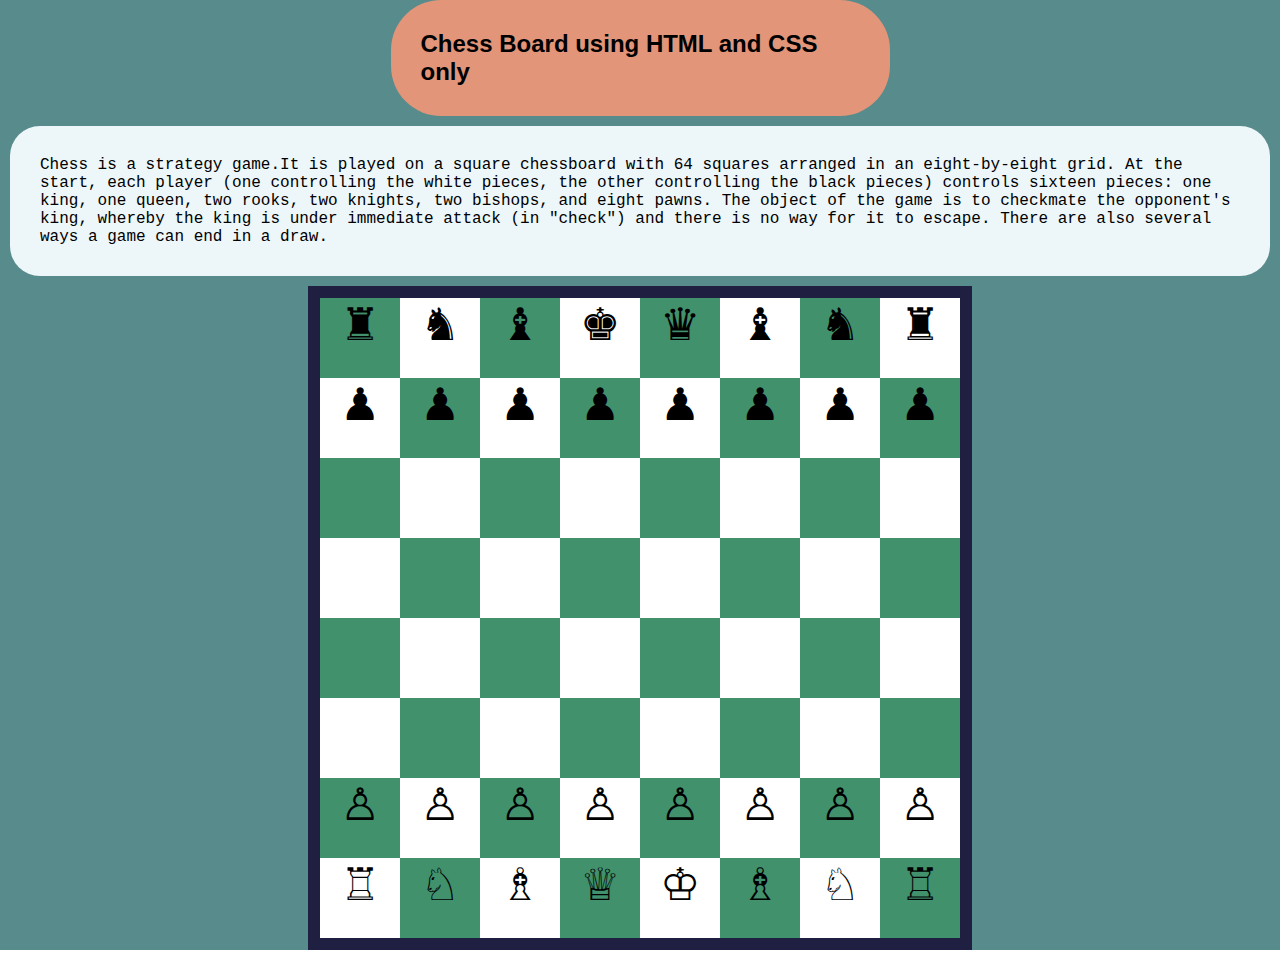
<file: index.html>
<!DOCTYPE html>
<html lang="en">

<head>
       <meta charset="UTF-8">
       <meta http-equiv="X-UA-Compatible" content="IE=edge">
       <meta name="viewport" content="width=device-width, initial-scale=1.0">
       <title>Chess Layout using HTML and CSS only</title>
       <link rel="stylesheet" href="Chess.css">
</head>

<body>
       <div id="chessbackground">
              <h2>Chess Board using HTML and CSS only</h2>
              <div id="chessinfo">

                     <p>Chess is a strategy game.It is played on a square chessboard with 64 squares arranged in an
                            eight-by-eight grid. At the start, each player (one controlling the white pieces, the other
                            controlling the black pieces) controls sixteen pieces: one king, one queen, two rooks, two
                            knights, two bishops, and eight pawns. The object of the game is to checkmate the opponent's
                            king, whereby the king is under immediate attack (in "check") and there is no way for it to
                            escape. There are also several ways a game can end in a draw.
                     </p>
              </div>

              <div id="chessboard">

                     <!-- 1st Row -->
                     <div class="white">&#9820;</div>
                     <div class="black">&#9822;</div>
                     <div class="white">&#9821;</div>
                     <div class="black">&#9819;</div>
                     <div class="white">&#9818;</div>
                     <div class="black">&#9821;</div>
                     <div class="white">&#9822;</div>
                     <div class="black">&#9820;</div>

                     <!-- 2nd Row -->
                     <div class="black">&#9823;</div>
                     <div class="white">&#9823;</div>
                     <div class="black">&#9823;</div>
                     <div class="white">&#9823;</div>
                     <div class="black">&#9823;</div>
                     <div class="white">&#9823;</div>
                     <div class="black">&#9823;</div>
                     <div class="white">&#9823;</div>

                     <!-- 3rd Row -->
                     <div class="white"></div>
                     <div class="black"></div>
                     <div class="white"></div>
                     <div class="black"></div>
                     <div class="white"></div>
                     <div class="black"></div>
                     <div class="white"></div>
                     <div class="black"></div>

                     <!-- 4th Row -->
                     <div class="black"></div>
                     <div class="white"></div>
                     <div class="black"></div>
                     <div class="white"></div>
                     <div class="black"></div>
                     <div class="white"></div>
                     <div class="black"></div>
                     <div class="white"></div>

                     <!-- 5th Row -->
                     <div class="white"></div>
                     <div class="black"></div>
                     <div class="white"></div>
                     <div class="black"></div>
                     <div class="white"></div>
                     <div class="black"></div>
                     <div class="white"></div>
                     <div class="black"></div>

                     <!-- 6th Row -->
                     <div class="black"></div>
                     <div class="white"></div>
                     <div class="black"></div>
                     <div class="white"></div>
                     <div class="black"></div>
                     <div class="white"></div>
                     <div class="black"></div>
                     <div class="white"></div>

                     <!-- 7th Row -->
                     <div class="white">&#9817;</div>
                     <div class="black">&#9817;</div>
                     <div class="white">&#9817;</div>
                     <div class="black">&#9817;</div>
                     <div class="white">&#9817;</div>
                     <div class="black">&#9817;</div>
                     <div class="white">&#9817;</div>
                     <div class="black">&#9817;</div>

                     <!-- 8th Row -->
                     <div class="black">&#9814;</div>
                     <div class="white">&#9816;</div>
                     <div class="black">&#9815;</div>
                     <div class="white">&#9812;</div>
                     <div class="black">&#9813;</div>
                     <div class="white">&#9815;</div>
                     <div class="black">&#9816;</div>
                     <div class="white">&#9814;</div>



              </div>

       </div>

</body>

</html>
</file>
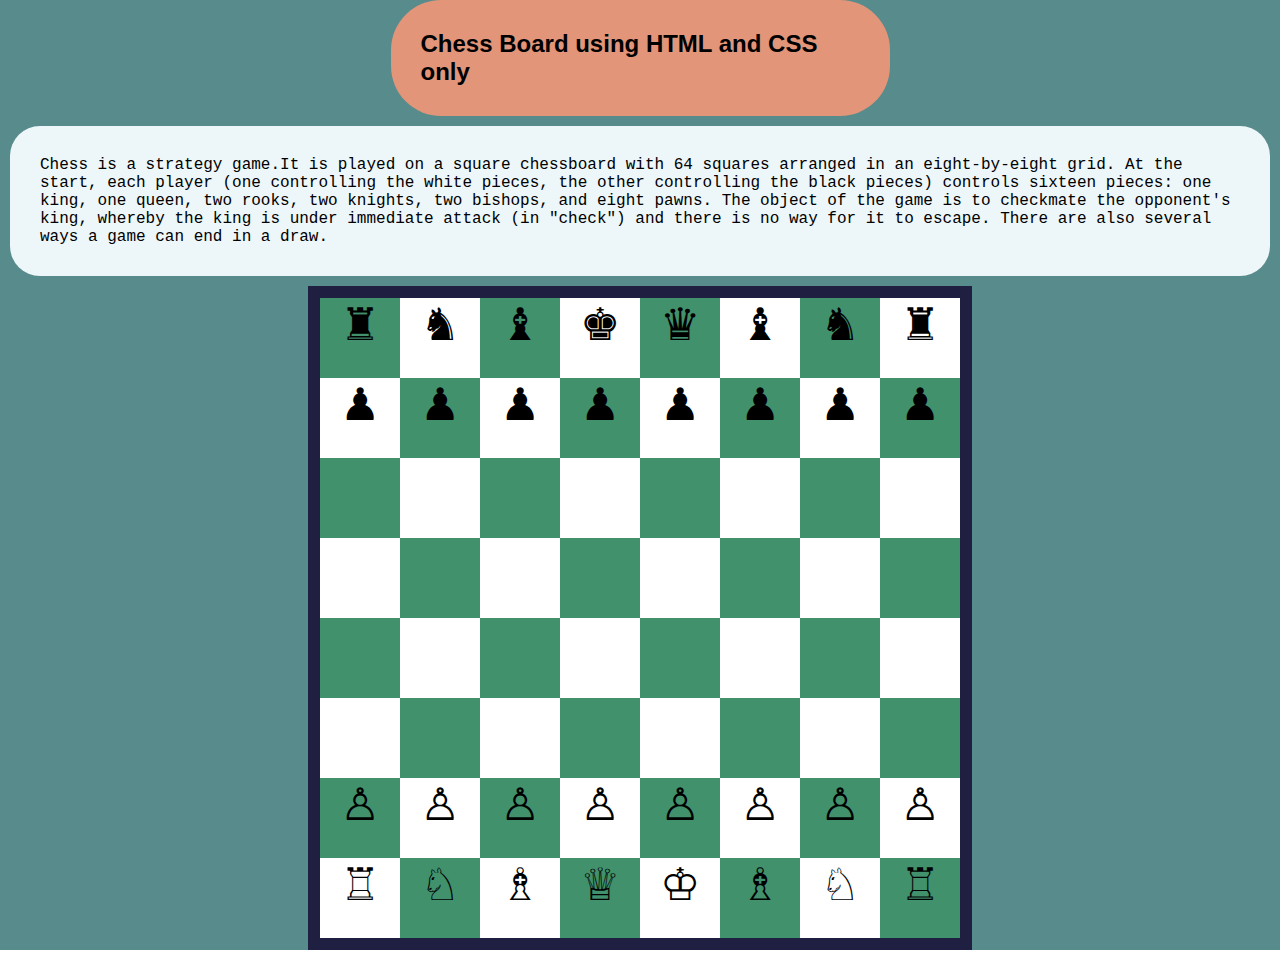
<file: Chess.html>
<!DOCTYPE html>
<html lang="en">

<head>
       <meta charset="UTF-8">
       <meta http-equiv="X-UA-Compatible" content="IE=edge">
       <meta name="viewport" content="width=device-width, initial-scale=1.0">
       <title>Chess Layout using HTML and CSS only</title>
       <link rel="stylesheet" href="Chess.css">
</head>

<body>
       <div id="chessbackground">
              <h2>Chess Board using HTML and CSS only</h2>
              <div id="chessinfo">

                     <p>Chess is a strategy game.It is played on a square chessboard with 64 squares arranged in an
                            eight-by-eight grid. At the start, each player (one controlling the white pieces, the other
                            controlling the black pieces) controls sixteen pieces: one king, one queen, two rooks, two
                            knights, two bishops, and eight pawns. The object of the game is to checkmate the opponent's
                            king, whereby the king is under immediate attack (in "check") and there is no way for it to
                            escape. There are also several ways a game can end in a draw.
                     </p>
              </div>

              <div id="chessboard">

                     <!-- 1st Row -->
                     <div class="white">&#9820;</div>
                     <div class="black">&#9822;</div>
                     <div class="white">&#9821;</div>
                     <div class="black">&#9819;</div>
                     <div class="white">&#9818;</div>
                     <div class="black">&#9821;</div>
                     <div class="white">&#9822;</div>
                     <div class="black">&#9820;</div>

                     <!-- 2nd Row -->
                     <div class="black">&#9823;</div>
                     <div class="white">&#9823;</div>
                     <div class="black">&#9823;</div>
                     <div class="white">&#9823;</div>
                     <div class="black">&#9823;</div>
                     <div class="white">&#9823;</div>
                     <div class="black">&#9823;</div>
                     <div class="white">&#9823;</div>

                     <!-- 3rd Row -->
                     <div class="white"></div>
                     <div class="black"></div>
                     <div class="white"></div>
                     <div class="black"></div>
                     <div class="white"></div>
                     <div class="black"></div>
                     <div class="white"></div>
                     <div class="black"></div>

                     <!-- 4th Row -->
                     <div class="black"></div>
                     <div class="white"></div>
                     <div class="black"></div>
                     <div class="white"></div>
                     <div class="black"></div>
                     <div class="white"></div>
                     <div class="black"></div>
                     <div class="white"></div>

                     <!-- 5th Row -->
                     <div class="white"></div>
                     <div class="black"></div>
                     <div class="white"></div>
                     <div class="black"></div>
                     <div class="white"></div>
                     <div class="black"></div>
                     <div class="white"></div>
                     <div class="black"></div>

                     <!-- 6th Row -->
                     <div class="black"></div>
                     <div class="white"></div>
                     <div class="black"></div>
                     <div class="white"></div>
                     <div class="black"></div>
                     <div class="white"></div>
                     <div class="black"></div>
                     <div class="white"></div>

                     <!-- 7th Row -->
                     <div class="white">&#9817;</div>
                     <div class="black">&#9817;</div>
                     <div class="white">&#9817;</div>
                     <div class="black">&#9817;</div>
                     <div class="white">&#9817;</div>
                     <div class="black">&#9817;</div>
                     <div class="white">&#9817;</div>
                     <div class="black">&#9817;</div>

                     <!-- 8th Row -->
                     <div class="black">&#9814;</div>
                     <div class="white">&#9816;</div>
                     <div class="black">&#9815;</div>
                     <div class="white">&#9812;</div>
                     <div class="black">&#9813;</div>
                     <div class="white">&#9815;</div>
                     <div class="black">&#9816;</div>
                     <div class="white">&#9814;</div>



              </div>

       </div>

</body>

</html>
</file>
<file: Chess.css>
* {
  margin: auto;
  bottom: auto;
}

.black {
  width: 80px;
  height: 80px;
  float: right;
  text-align: center;
  font-size: 45px;
  background-color: #40916c;
}

.white {
  width: 80px;
  height: 80px;
  float: right;
  text-align: center;
  font-size: 45px;
  background-color: #ffffff;
}

#chessbackground {
  background-color: #588b8b;
}
#chessboard {
  margin: auto;
  border: 12px solid #1f2041;
  height: 640px;
  width: 640px;
}

h2 {
  background-color: #e29578;
  font-family: "Segoe UI", Tahoma, Geneva, Verdana, sans-serif;
  margin: auto;
  width: 439px;
  padding-left: 30px;
  padding-right: 30px;
  padding-top: 30px;
  padding-bottom: 30px;
  border-radius: 50px;
}

#chessinfo {
  background-color: #edf6f9;
  border-radius: 30px;
  margin-top: 10px;
  margin-left: 10px;
  margin-right: 10px;
  margin-bottom: 10px;
  font-family: monospace;
  font-size: large;
  padding: 30px 30px 30px;
}
</file>
